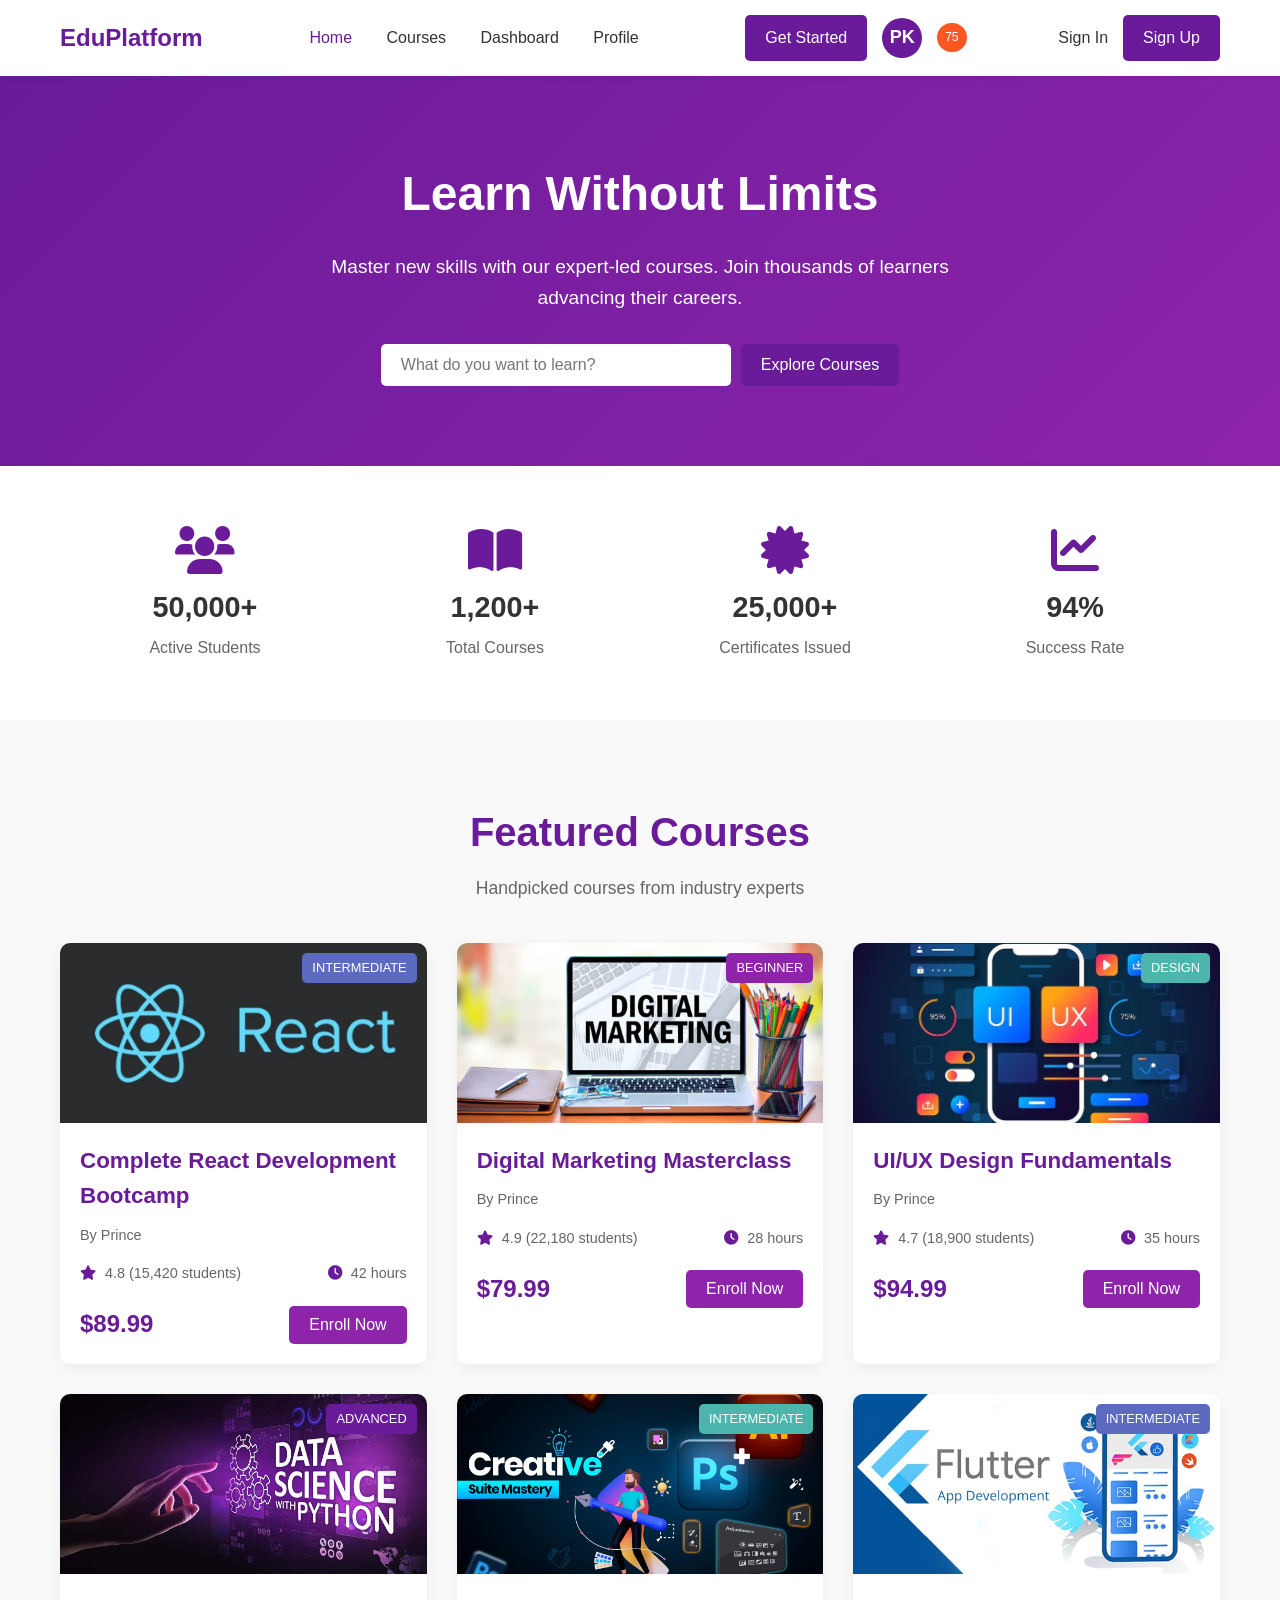
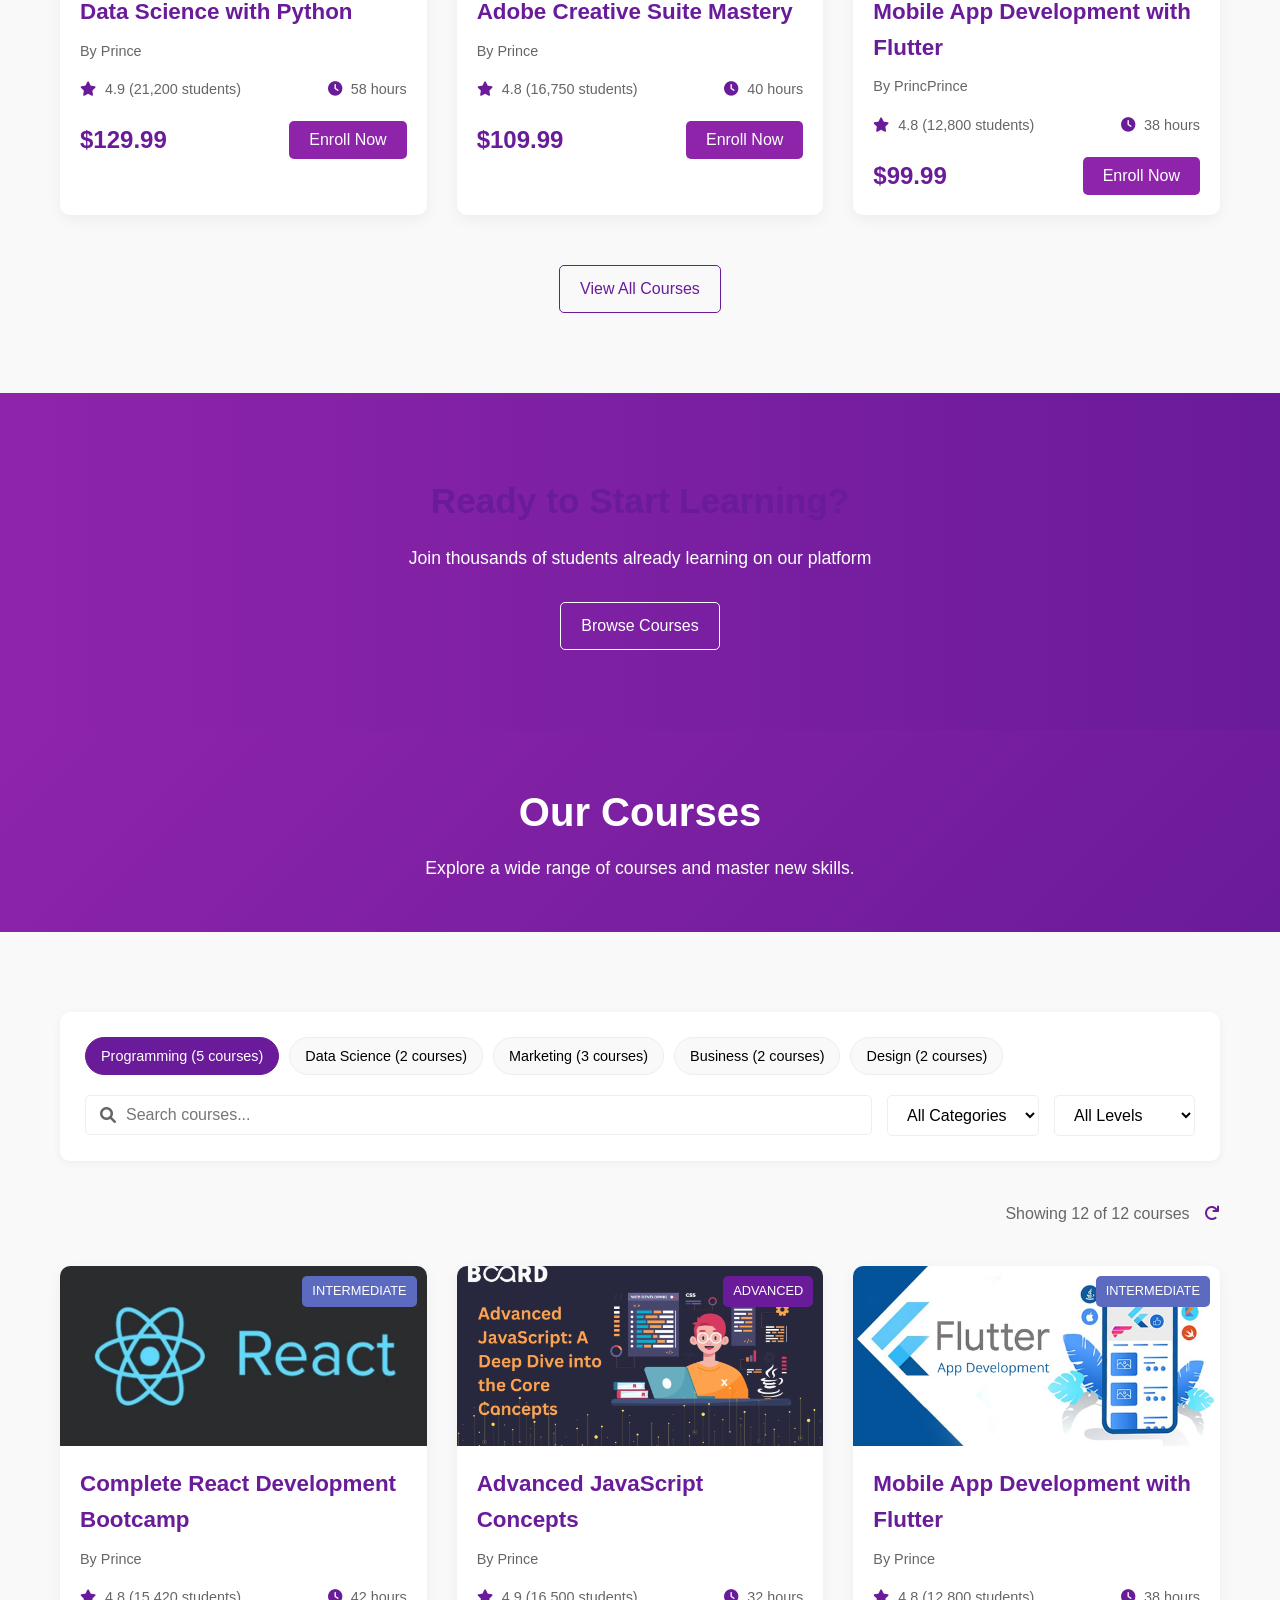
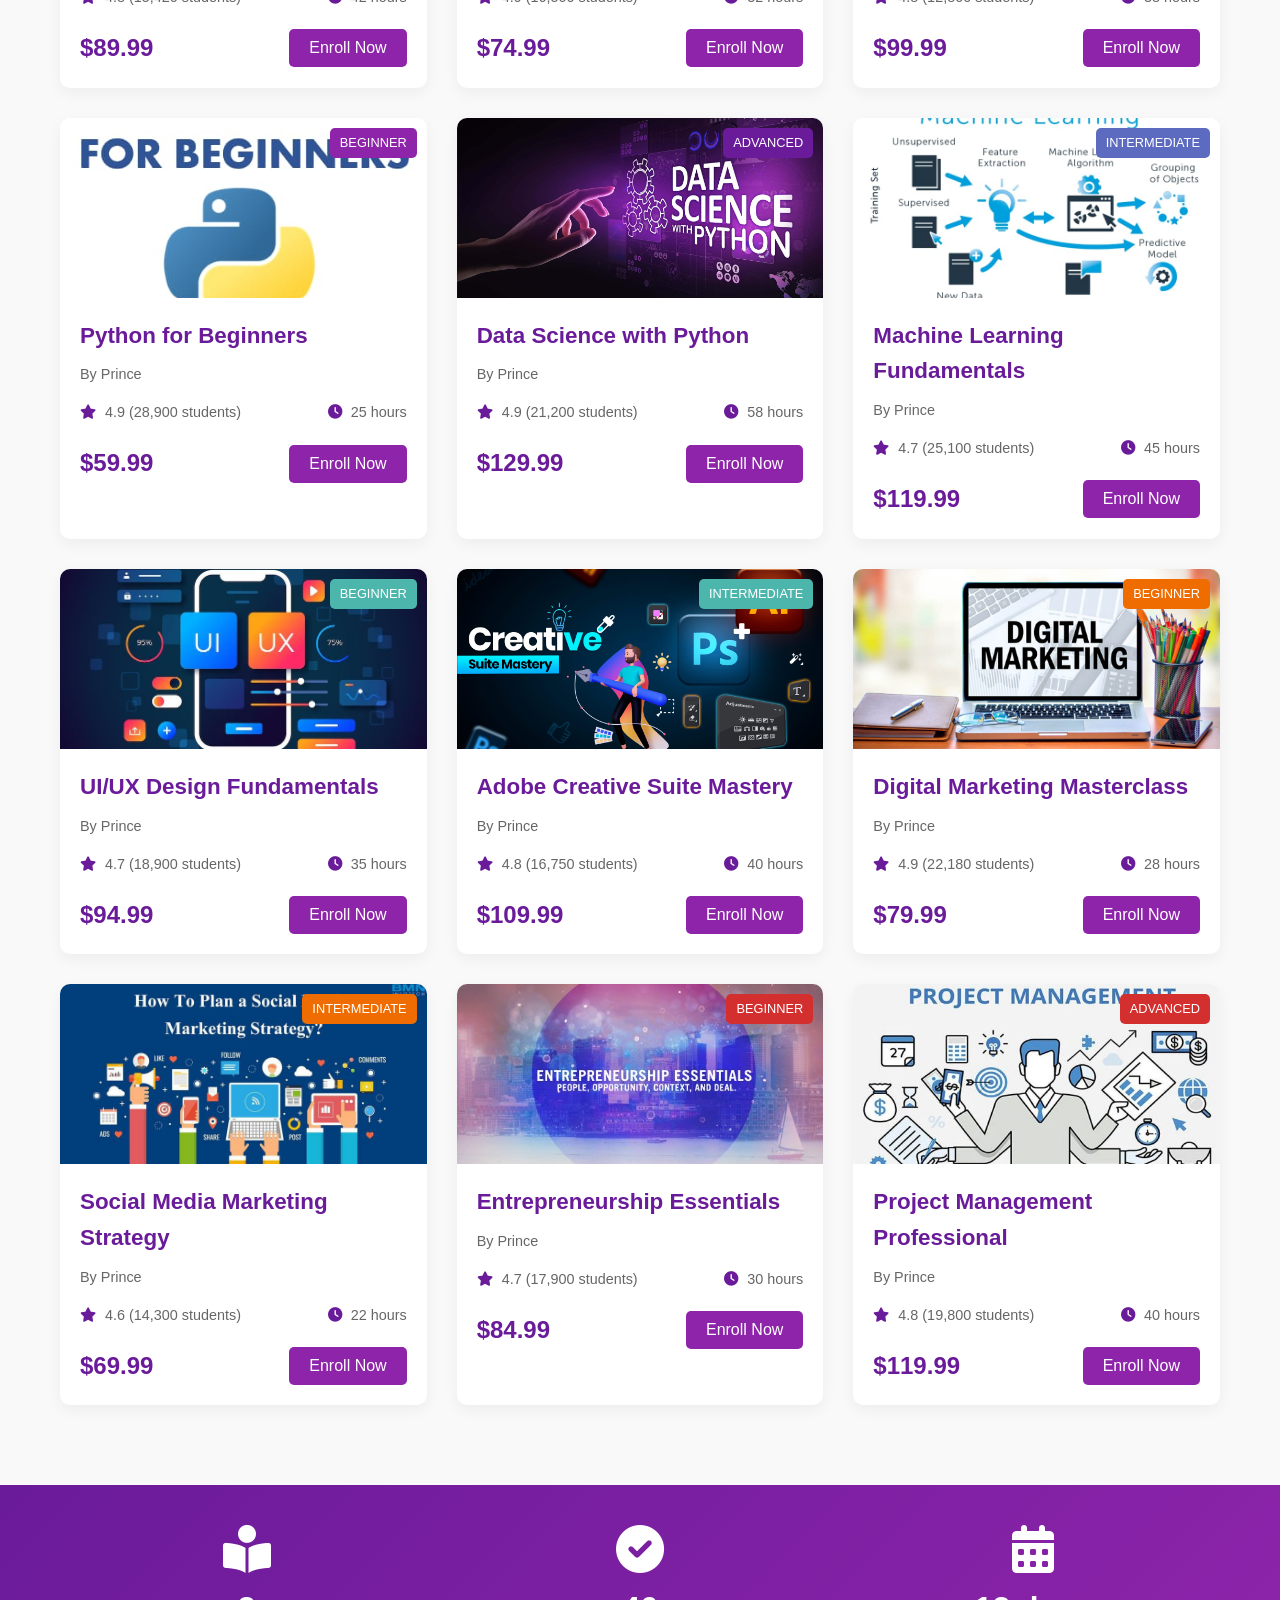
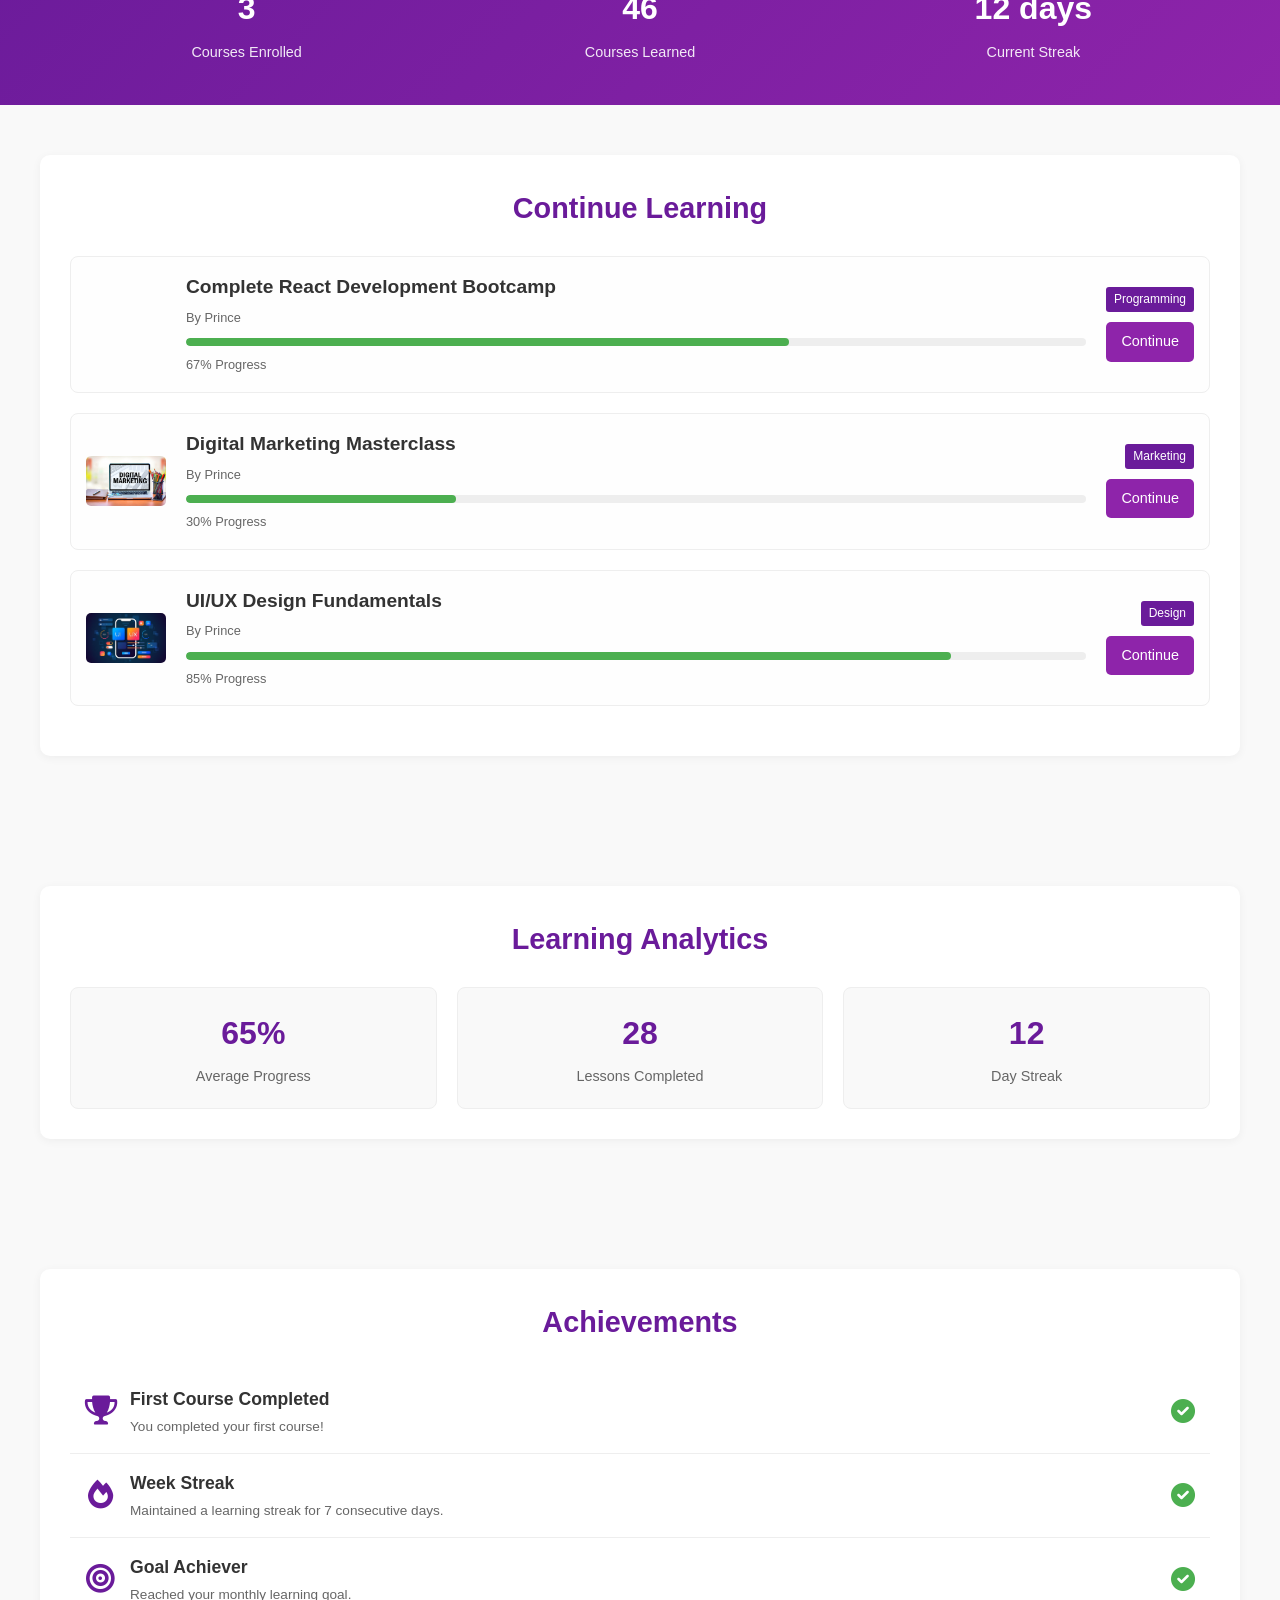
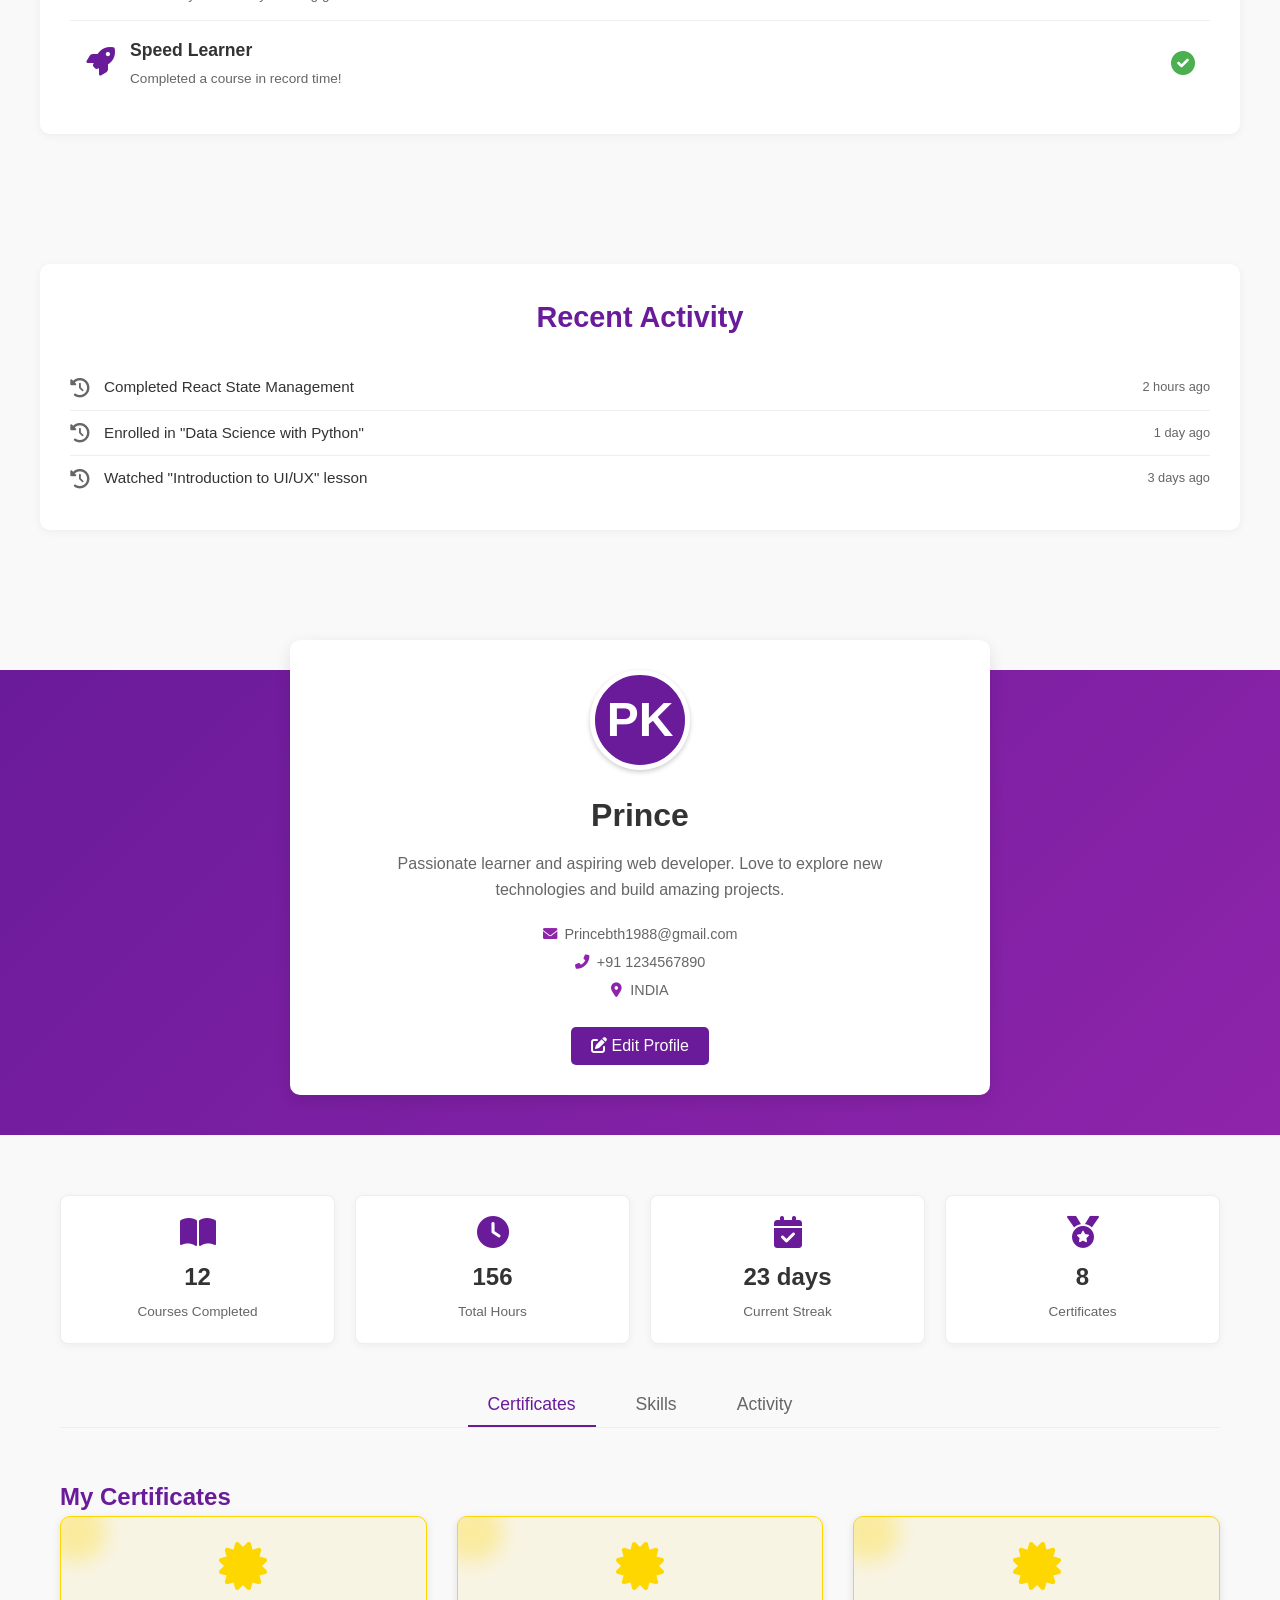
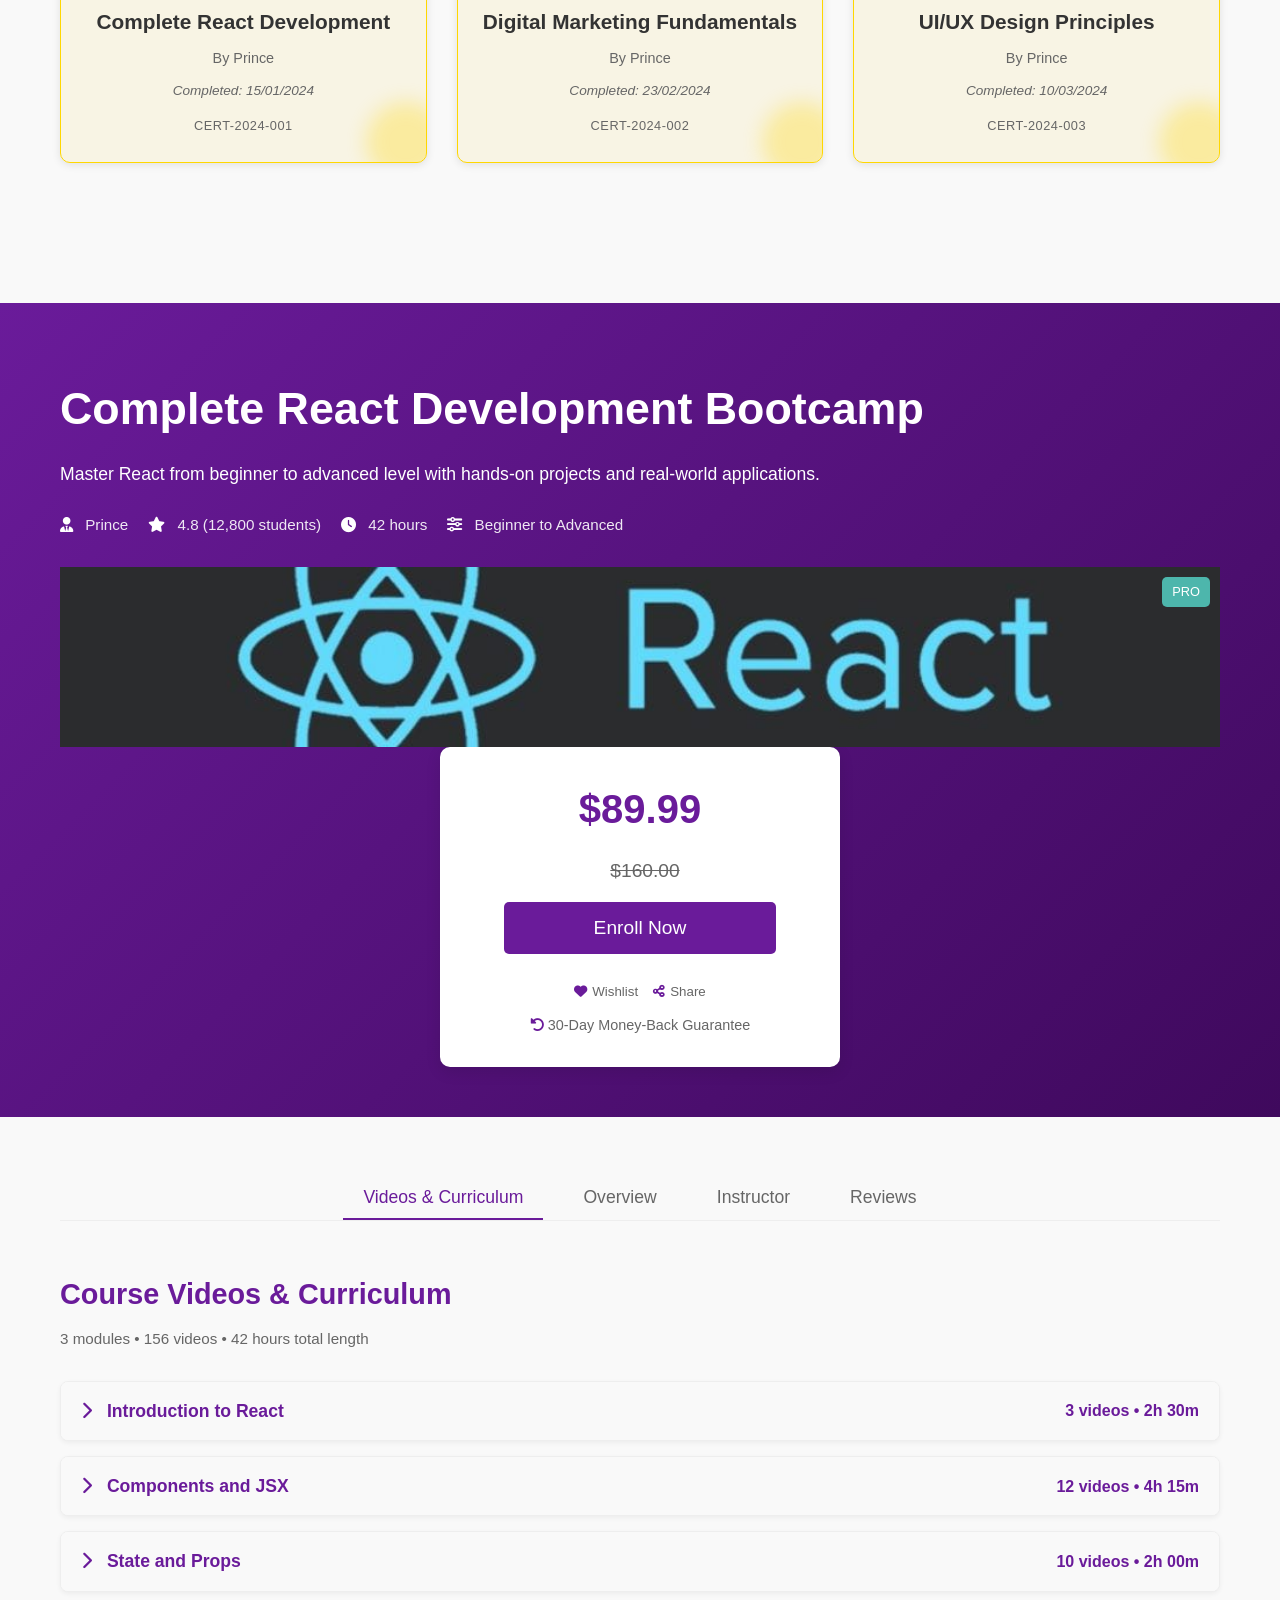
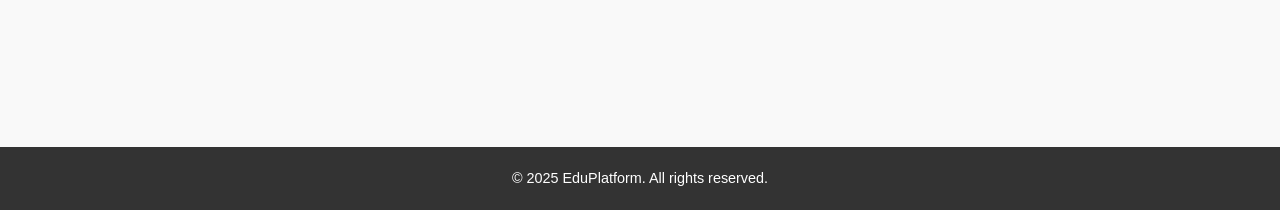
<file: index.html>
<!DOCTYPE html>
<html lang="en">
<head>
    <meta charset="UTF-8">
    <meta name="viewport" content="width=device-width, initial-scale=1.0">
    <title>EduPlatform - All Sections Demo</title>
    <link rel="stylesheet" href="style.css">
    <link rel="stylesheet" href="https://cdnjs.cloudflare.com/ajax/libs/font-awesome/6.0.0-beta3/css/all.min.css">
</head>
<body>
    <header class="navbar">
        <div class="container">
            <div class="logo">EduPlatform</div>
            <nav class="nav-links">
                <a href="#home-section" class="active">Home</a>
                <a href="#courses-section">Courses</a>
                <a href="#dashboard-section">Dashboard</a>
                <a href="#profile-section">Profile</a>
                </nav>
            <div class="nav-actions">
                
                <a href="#" class="btn btn-primary">Get Started</a>
                <div class="user-avatar">PK</div>
                <div class="notifications">75</div>
            </div>
            <div class="nav-actions">
                <!-- Sign In button now links to a separate page with login/signup options -->
                <a href="signin.html" class="sign-in">Sign In</a>
                <a href="signup.html" class="btn btn-primary sign-up-btn">Sign Up</a>
            </div>


        </div>
    </header>

    <main>
        <section id="home-section" class="hero-section">
            <div class="container">
                <h1>Learn Without Limits</h1>
                <p>Master new skills with our expert-led courses. Join thousands of learners advancing their careers.</p>
                <div class="search-bar">
                    <input type="text" placeholder="What do you want to learn?">
                    <button class="btn btn-primary">Explore Courses</button>
                </div>
            </div>
        </section>

        <section class="stats-section">
            <div class="container">
                <div class="stat-item">
                    <i class="fas fa-users"></i>
                    <h3>50,000+</h3>
                    <p>Active Students</p>
                </div>
                <div class="stat-item">
                    <i class="fas fa-book-open"></i>
                    <h3>1,200+</h3>
                    <p>Total Courses</p>
                </div>
                <div class="stat-item">
                    <i class="fas fa-certificate"></i>
                    <h3>25,000+</h3>
                    <p>Certificates Issued</p>
                </div>
                <div class="stat-item">
                    <i class="fas fa-chart-line"></i>
                    <h3>94%</h3>
                    <p>Success Rate</p>
                </div>
            </div>
        </section>

        <section class="featured-courses-section">
            <div class="container">
                <h2>Featured Courses</h2>
                <p class="section-description">Handpicked courses from industry experts</p>
                <div class="course-grid">
                    <a href="#course-details-section" class="course-card">
                        <div class="course-image" style="background-image: url('react.jpg');">
                            <span class="course-tag intermediate">Intermediate</span>
                        </div>
                        <div class="course-info">
                            <h3>Complete React Development Bootcamp</h3>
                            <p class="instructor">By Prince</p>
                            <div class="course-meta">
                                <span><i class="fas fa-star"></i> 4.8 (15,420 students)</span>
                                <span><i class="fas fa-clock"></i> 42 hours</span>
                            </div>
                            <div class="course-price-enroll">
                                <span class="price">$89.99</span>
                                <button class="btn btn-secondary" onclick="event.preventDefault(); location.href='#course-details-section';">Enroll Now</button>
                            </div>
                        </div>
                    </a>

                    <a href="#" class="course-card">
                        <div class="course-image" style="background-image: url('digitalMarketing.jpg');">
                            <span class="course-tag beginner">Beginner</span>
                        </div>
                        <div class="course-info">
                            <h3>Digital Marketing Masterclass</h3>
                            <p class="instructor">By Prince</p>
                            <div class="course-meta">
                                <span><i class="fas fa-star"></i> 4.9 (22,180 students)</span>
                                <span><i class="fas fa-clock"></i> 28 hours</span>
                            </div>
                            <div class="course-price-enroll">
                                <span class="price">$79.99</span>
                                <button class="btn btn-secondary">Enroll Now</button>
                            </div>
                        </div>
                    </a>

                    <a href="#" class="course-card">
                        <div class="course-image" style="background-image: url('ui.jpg');">
                            <span class="course-tag design">Design</span>
                        </div>
                        <div class="course-info">
                            <h3>UI/UX Design Fundamentals</h3>
                            <p class="instructor">By Prince</p>
                            <div class="course-meta">
                                <span><i class="fas fa-star"></i> 4.7 (18,900 students)</span>
                                <span><i class="fas fa-clock"></i> 35 hours</span>
                            </div>
                            <div class="course-price-enroll">
                                <span class="price">$94.99</span>
                                <button class="btn btn-secondary">Enroll Now</button>
                            </div>
                        </div>
                    </a>

                    <a href="#" class="course-card">
                        <div class="course-image" style="background-image: url('dataScience.jpg');">
                            <span class="course-tag advanced">Advanced</span>
                        </div>
                        <div class="course-info">
                            <h3>Data Science with Python</h3>
                            <p class="instructor">By Prince</p>
                            <div class="course-meta">
                                <span><i class="fas fa-star"></i> 4.9 (21,200 students)</span>
                                <span><i class="fas fa-clock"></i> 58 hours</span>
                            </div>
                            <div class="course-price-enroll">
                                <span class="price">$129.99</span>
                                <button class="btn btn-secondary">Enroll Now</button>
                            </div>
                        </div>
                    </a>
                    <a href="#" class="course-card">
                        <div class="course-image" style="background-image: url('adobe.jpg');">
                            <span class="course-tag design">Intermediate</span>
                        </div>
                        <div class="course-info">
                            <h3>Adobe Creative Suite Mastery</h3>
                            <p class="instructor">By Prince</p>
                            <div class="course-meta">
                                <span><i class="fas fa-star"></i> 4.8 (16,750 students)</span>
                                <span><i class="fas fa-clock"></i> 40 hours</span>
                            </div>
                            <div class="course-price-enroll">
                                <span class="price">$109.99</span>
                                <button class="btn btn-secondary">Enroll Now</button>
                            </div>
                        </div>
                    </a>

                    <a href="#" class="course-card">
                        <div class="course-image" style="background-image: url('flutter.jpg');">
                            <span class="course-tag intermediate">Intermediate</span>
                        </div>
                        <div class="course-info">
                            <h3>Mobile App Development with Flutter</h3>
                            <p class="instructor">By PrincPrince</p>
                            <div class="course-meta">
                                <span><i class="fas fa-star"></i> 4.8 (12,800 students)</span>
                                <span><i class="fas fa-clock"></i> 38 hours</span>
                            </div>
                            <div class="course-price-enroll">
                                <span class="price">$99.99</span>
                                <button class="btn btn-secondary">Enroll Now</button>
                            </div>
                        </div>
                    </a>


                </div>
                <div class="view-all-courses">
                    <a href="#courses-section" class="btn btn-outline-primary">View All Courses</a>
                </div>
            </div>
        </section>

        <section class="cta-section">
            <div class="container">
                <h2>Ready to Start Learning?</h2>
                <p>Join thousands of students already learning on our platform</p>
                <a href="#courses-section" class="btn btn-outline-light">Browse Courses</a>
            </div>
        </section>

        <section id="courses-section" class="courses-page-hero">
            <div class="container">
                <h1>Our Courses</h1>
                <p>Explore a wide range of courses and master new skills.</p>
            </div>
        </section>

        <section class="courses-listing-section">
            <div class="container">
                <div class="course-filters">
                    <div class="category-tabs">
                        <button class="category-tab active">Programming (5 courses)</button>
                        <button class="category-tab">Data Science (2 courses)</button>
                        <button class="category-tab">Marketing (3 courses)</button>
                        <button class="category-tab">Business (2 courses)</button>
                        <button class="category-tab">Design (2 courses)</button>
                    </div>

                    <div class="filter-controls">
                        <div class="search-courses">
                            <input type="text" placeholder="Search courses...">
                            <i class="fas fa-search"></i>
                        </div>
                        <select class="filter-dropdown">
                            <option>All Categories</option>
                            <option>Programming</option>
                            <option>Data Science</option>
                            <option>Marketing</option>
                            <option>Business</option>
                            <option>Design</option>
                        </select>
                        <select class="filter-dropdown">
                            <option>All Levels</option>
                            <option>Beginner</option>
                            <option>Intermediate</option>
                            <option>Advanced</option>
                        </select>
                    </div>
                </div>

                <div class="course-results-info">
                    Showing 12 of 12 courses
                    <button class="btn-filter-reset"><i class="fas fa-redo"></i></button>
                </div>

                <div class="course-grid">
                    <a href="#course-details-section" class="course-card">
                        <div class="course-image" style="background-image: url('react.jpg');">
                            <span class="course-tag intermediate">Intermediate</span>
                        </div>
                        <div class="course-info">
                            <h3>Complete React Development Bootcamp</h3>
                            <p class="instructor">By Prince</p>
                            <div class="course-meta">
                                <span><i class="fas fa-star"></i> 4.8 (15,420 students)</span>
                                <span><i class="fas fa-clock"></i> 42 hours</span>
                            </div>
                            <div class="course-price-enroll">
                                <span class="price">$89.99</span>
                                <button class="btn btn-secondary" onclick="event.preventDefault(); location.href='#course-details-section';">Enroll Now</button>
                            </div>
                        </div>
                    </a>

                    <a href="#" class="course-card">
                        <div class="course-image" style="background-image: url('advancejs.jpg');">
                            <span class="course-tag advanced">Advanced</span>
                        </div>
                        <div class="course-info">
                            <h3>Advanced JavaScript Concepts</h3>
                            <p class="instructor">By Prince</p>
                            <div class="course-meta">
                                <span><i class="fas fa-star"></i> 4.9 (16,500 students)</span>
                                <span><i class="fas fa-clock"></i> 32 hours</span>
                            </div>
                            <div class="course-price-enroll">
                                <span class="price">$74.99</span>
                                <button class="btn btn-secondary">Enroll Now</button>
                            </div>
                        </div>
                    </a>

                    <a href="#" class="course-card">
                        <div class="course-image" style="background-image: url('flutter.jpg');">
                            <span class="course-tag intermediate">Intermediate</span>
                        </div>
                        <div class="course-info">
                            <h3>Mobile App Development with Flutter</h3>
                            <p class="instructor">By Prince</p>
                            <div class="course-meta">
                                <span><i class="fas fa-star"></i> 4.8 (12,800 students)</span>
                                <span><i class="fas fa-clock"></i> 38 hours</span>
                            </div>
                            <div class="course-price-enroll">
                                <span class="price">$99.99</span>
                                <button class="btn btn-secondary">Enroll Now</button>
                            </div>
                        </div>
                    </a>

                    <a href="#" class="course-card">
                        <div class="course-image" style="background-image: url('python.jpg');">
                            <span class="course-tag beginner">Beginner</span>
                        </div>
                        <div class="course-info">
                            <h3>Python for Beginners</h3>
                            <p class="instructor">By Prince</p>
                            <div class="course-meta">
                                <span><i class="fas fa-star"></i> 4.9 (28,900 students)</span>
                                <span><i class="fas fa-clock"></i> 25 hours</span>
                            </div>
                            <div class="course-price-enroll">
                                <span class="price">$59.99</span>
                                <button class="btn btn-secondary">Enroll Now</button>
                            </div>
                        </div>
                    </a>

                    <a href="#" class="course-card">
                        <div class="course-image" style="background-image: url('dataScience.jpg');">
                            <span class="course-tag advanced">Advanced</span>
                        </div>
                        <div class="course-info">
                            <h3>Data Science with Python</h3>
                            <p class="instructor">By Prince</p>
                            <div class="course-meta">
                                <span><i class="fas fa-star"></i> 4.9 (21,200 students)</span>
                                <span><i class="fas fa-clock"></i> 58 hours</span>
                            </div>
                            <div class="course-price-enroll">
                                <span class="price">$129.99</span>
                                <button class="btn btn-secondary">Enroll Now</button>
                            </div>
                        </div>
                    </a>

                    <a href="#" class="course-card">
                        <div class="course-image" style="background-image: url('machineLearning.jpg');">
                            <span class="course-tag intermediate">Intermediate</span>
                        </div>
                        <div class="course-info">
                            <h3>Machine Learning Fundamentals</h3>
                            <p class="instructor">By Prince</p>
                            <div class="course-meta">
                                <span><i class="fas fa-star"></i> 4.7 (25,100 students)</span>
                                <span><i class="fas fa-clock"></i> 45 hours</span>
                            </div>
                            <div class="course-price-enroll">
                                <span class="price">$119.99</span>
                                <button class="btn btn-secondary">Enroll Now</button>
                            </div>
                        </div>
                    </a>

                    <a href="#" class="course-card">
                        <div class="course-image" style="background-image: url('ui.jpg');">
                            <span class="course-tag design">Beginner</span>
                        </div>
                        <div class="course-info">
                            <h3>UI/UX Design Fundamentals</h3>
                            <p class="instructor">By Prince</p>
                            <div class="course-meta">
                                <span><i class="fas fa-star"></i> 4.7 (18,900 students)</span>
                                <span><i class="fas fa-clock"></i> 35 hours</span>
                            </div>
                            <div class="course-price-enroll">
                                <span class="price">$94.99</span>
                                <button class="btn btn-secondary">Enroll Now</button>
                            </div>
                        </div>
                    </a>

                    <a href="#" class="course-card">
                        <div class="course-image" style="background-image: url('adobe.jpg');">
                            <span class="course-tag design">Intermediate</span>
                        </div>
                        <div class="course-info">
                            <h3>Adobe Creative Suite Mastery</h3>
                            <p class="instructor">By Prince</p>
                            <div class="course-meta">
                                <span><i class="fas fa-star"></i> 4.8 (16,750 students)</span>
                                <span><i class="fas fa-clock"></i> 40 hours</span>
                            </div>
                            <div class="course-price-enroll">
                                <span class="price">$109.99</span>
                                <button class="btn btn-secondary">Enroll Now</button>
                            </div>
                        </div>
                    </a>

                    <a href="#" class="course-card">
                        <div class="course-image" style="background-image: url('digitalMarketing.jpg');">
                            <span class="course-tag marketing">Beginner</span>
                        </div>
                        <div class="course-info">
                            <h3>Digital Marketing Masterclass</h3>
                            <p class="instructor">By Prince</p>
                            <div class="course-meta">
                                <span><i class="fas fa-star"></i> 4.9 (22,180 students)</span>
                                <span><i class="fas fa-clock"></i> 28 hours</span>
                            </div>
                            <div class="course-price-enroll">
                                <span class="price">$79.99</span>
                                <button class="btn btn-secondary">Enroll Now</button>
                            </div>
                        </div>
                    </a>

                    <a href="#" class="course-card">
                        <div class="course-image" style="background-image: url('socialMedia.jpg');">
                            <span class="course-tag marketing">Intermediate</span>
                        </div>
                        <div class="course-info">
                            <h3>Social Media Marketing Strategy</h3>
                            <p class="instructor">By Prince</p>
                            <div class="course-meta">
                                <span><i class="fas fa-star"></i> 4.6 (14,300 students)</span>
                                <span><i class="fas fa-clock"></i> 22 hours</span>
                            </div>
                            <div class="course-price-enroll">
                                <span class="price">$69.99</span>
                                <button class="btn btn-secondary">Enroll Now</button>
                            </div>
                        </div>
                    </a>

                    <a href="#" class="course-card">
                        <div class="course-image" style="background-image: url('enterpreneurship.jpg');">
                            <span class="course-tag business">Beginner</span>
                        </div>
                        <div class="course-info">
                            <h3>Entrepreneurship Essentials</h3>
                            <p class="instructor">By Prince</p>
                            <div class="course-meta">
                                <span><i class="fas fa-star"></i> 4.7 (17,900 students)</span>
                                <span><i class="fas fa-clock"></i> 30 hours</span>
                            </div>
                            <div class="course-price-enroll">
                                <span class="price">$84.99</span>
                                <button class="btn btn-secondary">Enroll Now</button>
                            </div>
                        </div>
                    </a>

                    <a href="#" class="course-card">
                        <div class="course-image" style="background-image: url('projectManagement.jpg');">
                            <span class="course-tag business">Advanced</span>
                        </div>
                        <div class="course-info">
                            <h3>Project Management Professional</h3>
                            <p class="instructor">By Prince</p>
                            <div class="course-meta">
                                <span><i class="fas fa-star"></i> 4.8 (19,800 students)</span>
                                <span><i class="fas fa-clock"></i> 40 hours</span>
                            </div>
                            <div class="course-price-enroll">
                                <span class="price">$119.99</span>
                                <button class="btn btn-secondary">Enroll Now</button>
                            </div>
                        </div>
                    </a>
                </div>
            </div>
        </section>

        <section id="dashboard-section" class="dashboard-main">
            <section class="dashboard-summary">
                <div class="container">
                    <div class="summary-item">
                        <i class="fas fa-book-reader"></i>
                        <span class="summary-value">3</span>
                        <span class="summary-label">Courses Enrolled</span>
                    </div>
                    <div class="summary-item">
                        <i class="fas fa-check-circle"></i>
                        <span class="summary-value">46</span>
                        <span class="summary-label">Courses Learned</span>
                    </div>
                    <div class="summary-item">
                        <i class="fas fa-calendar-alt"></i>
                        <span class="summary-value">12 days</span>
                        <span class="summary-label">Current Streak</span>
                    </div>
                </div>
            </section>

            <section class="continue-learning-section">
                <div class="container">
                    <h2>Continue Learning</h2>
                    <div class="course-progress-list">
                        <div class="course-progress-item">
                            <div class="course-thumb" style="background-image: url('https://via.placeholder.com/80x50/5C6BC0/FFFFFF?text=React');"></div>
                            <div class="progress-details">
                                <h3>Complete React Development Bootcamp</h3>
                                <p class="instructor">By Prince</p>
                                <div class="progress-bar-container">
                                    <div class="progress-bar" style="width: 67%;"></div>
                                </div>
                                <span class="progress-text">67% Progress</span>
                            </div>
                            <div class="course-tags-continue">
                                <span class="tag">Programming</span>
                                <a href="#course-details-section" class="btn btn-secondary">Continue</a>
                            </div>
                        </div>

                        <div class="course-progress-item">
                            <div class="course-thumb" style="background-image: url('digitalMarketing.jpg');"></div>
                            <div class="progress-details">
                                <h3>Digital Marketing Masterclass</h3>
                                <p class="instructor">By Prince</p>
                                <div class="progress-bar-container">
                                    <div class="progress-bar" style="width: 30%;"></div>
                                </div>
                                <span class="progress-text">30% Progress</span>
                            </div>
                             <div class="course-tags-continue">
                                <span class="tag">Marketing</span>
                                <a href="#" class="btn btn-secondary">Continue</a>
                            </div>
                        </div>

                        <div class="course-progress-item">
                            <div class="course-thumb" style="background-image: url('ui.jpg');"></div>
                            <div class="progress-details">
                                <h3>UI/UX Design Fundamentals</h3>
                                <p class="instructor">By Prince</p>
                                <div class="progress-bar-container">
                                    <div class="progress-bar" style="width: 85%;"></div>
                                </div>
                                <span class="progress-text">85% Progress</span>
                            </div>
                            <div class="course-tags-continue">
                                <span class="tag">Design</span>
                                <a href="#" class="btn btn-secondary">Continue</a>
                            </div>
                        </div>
                    </div>
                </div>
            </section>

            <section class="learning-analytics-section">
                <div class="container">
                    <h2>Learning Analytics</h2>
                    <div class="analytics-grid">
                        <div class="analytics-item">
                            <span class="analytics-value">65%</span>
                            <p class="analytics-label">Average Progress</p>
                        </div>
                        <div class="analytics-item">
                            <span class="analytics-value">28</span>
                            <p class="analytics-label">Lessons Completed</p>
                        </div>
                        <div class="analytics-item">
                            <span class="analytics-value">12</span>
                            <p class="analytics-label">Day Streak</p>
                        </div>
                    </div>
                </div>
            </section>

            <section class="achievements-section">
                <div class="container">
                    <h2>Achievements</h2>
                    <div class="achievement-list">
                        <div class="achievement-item">
                            <i class="fas fa-trophy achievement-icon"></i>
                            <div class="achievement-text">
                                <h3>First Course Completed</h3>
                                <p>You completed your first course!</p>
                            </div>
                            <i class="fas fa-check-circle achievement-status"></i>
                        </div>
                        <div class="achievement-item">
                            <i class="fas fa-fire achievement-icon"></i>
                            <div class="achievement-text">
                                <h3>Week Streak</h3>
                                <p>Maintained a learning streak for 7 consecutive days.</p>
                            </div>
                            <i class="fas fa-check-circle achievement-status"></i>
                        </div>
                        <div class="achievement-item">
                            <i class="fas fa-bullseye achievement-icon"></i>
                            <div class="achievement-text">
                                <h3>Goal Achiever</h3>
                                <p>Reached your monthly learning goal.</p>
                            </div>
                            <i class="fas fa-check-circle achievement-status"></i>
                        </div>
                        <div class="achievement-item">
                            <i class="fas fa-rocket achievement-icon"></i>
                            <div class="achievement-text">
                                <h3>Speed Learner</h3>
                                <p>Completed a course in record time!</p>
                            </div>
                            <i class="fas fa-check-circle achievement-status"></i>
                        </div>
                    </div>
                </div>
            </section>

            <section class="recent-activity-section">
                <div class="container">
                    <h2>Recent Activity</h2>
                    <div class="activity-list">
                        <div class="activity-item">
                            <i class="fas fa-history activity-icon"></i>
                            <p>Completed React State Management</p>
                            <span class="activity-time">2 hours ago</span>
                        </div>
                        <div class="activity-item">
                            <i class="fas fa-history activity-icon"></i>
                            <p>Enrolled in "Data Science with Python"</p>
                            <span class="activity-time">1 day ago</span>
                        </div>
                        <div class="activity-item">
                            <i class="fas fa-history activity-icon"></i>
                            <p>Watched "Introduction to UI/UX" lesson</p>
                            <span class="activity-time">3 days ago</span>
                        </div>
                    </div>
                </div>
            </section>
        </section> <section id="profile-section" class="profile-main">
            <section class="profile-header">
                <div class="container">
                    <div class="profile-info-card">
                        <div class="profile-avatar">PK</div>
                        <div class="profile-details">
                            <h2>Prince</h2>
                            <p class="profile-description">Passionate learner and aspiring web developer. Love to explore new technologies and build amazing projects.</p>
                            <p class="profile-contact"><i class="fas fa-envelope"></i> Princebth1988@gmail.com</p>
                            <p class="profile-contact"><i class="fas fa-phone-alt"></i> +91 1234567890</p>
                            <p class="profile-contact"><i class="fas fa-map-marker-alt"></i> INDIA</p>
                            <button class="btn btn-primary profile-edit-btn"><i class="fas fa-edit"></i> Edit Profile</button>
                        </div>
                    </div>
                </div>
            </section>

            <section class="profile-stats-tabs">
                <div class="container">
                    <div class="profile-stats-grid">
                        <div class="stat-item-profile">
                            <i class="fas fa-book-open"></i>
                            <h3>12</h3>
                            <p>Courses Completed</p>
                        </div>
                        <div class="stat-item-profile">
                            <i class="fas fa-clock"></i>
                            <h3>156</h3>
                            <p>Total Hours</p>
                        </div>
                        <div class="stat-item-profile">
                            <i class="fas fa-calendar-check"></i>
                            <h3>23 days</h3>
                            <p>Current Streak</p>
                        </div>
                        <div class="stat-item-profile">
                            <i class="fas fa-medal"></i>
                            <h3>8</h3>
                            <p>Certificates</p>
                        </div>
                    </div>

                    <div class="profile-tabs">
                        <button class="profile-tab active" data-tab-target="certificates-content">Certificates</button>
                        <button class="profile-tab" data-tab-target="skills-content">Skills</button>
                        <button class="profile-tab" data-tab-target="activity-content">Activity</button>
                    </div>

                    <div id="certificates-content" class="tab-content active">
                        <h2>My Certificates</h2>
                        <div class="certificates-grid">
                            <div class="certificate-card">
                                <i class="fas fa-certificate certificate-icon-large"></i>
                                <h3>Complete React Development</h3>
                                <p>By Prince</p>
                                <p class="completion-date">Completed: 15/01/2024</p>
                                <span class="cert-id">CERT-2024-001</span>
                            </div>
                            <div class="certificate-card">
                                <i class="fas fa-certificate certificate-icon-large"></i>
                                <h3>Digital Marketing Fundamentals</h3>
                                <p>By Prince</p>
                                <p class="completion-date">Completed: 23/02/2024</p>
                                <span class="cert-id">CERT-2024-002</span>
                            </div>
                            <div class="certificate-card">
                                <i class="fas fa-certificate certificate-icon-large"></i>
                                <h3>UI/UX Design Principles</h3>
                                <p>By Prince</p>
                                <p class="completion-date">Completed: 10/03/2024</p>
                                <span class="cert-id">CERT-2024-003</span>
                            </div>
                        </div>
                    </div>
                    <div id="skills-content" class="tab-content">
                        <h2>My Skills</h2>
                        <p>This section would list skills acquired or self-declared. For example:</p>
                        <ul style="list-style: none; padding: 0; display: flex; flex-wrap: wrap; gap: 10px; margin-top: 15px;">
                            <li style="background-color: #e0f2f7; padding: 5px 10px; border-radius: 5px; color: #0277bd; font-size: 0.9em;">React.js</li>
                            <li style="background-color: #e8f5e9; padding: 5px 10px; border-radius: 5px; color: #2e7d32; font-size: 0.9em;">JavaScript</li>
                            <li style="background-color: #fce4ec; padding: 5px 10px; border-radius: 5px; color: #ad1457; font-size: 0.9em;">HTML & CSS</li>
                            <li style="background-color: #fffde7; padding: 5px 10px; border-radius: 5px; color: #ff8f00; font-size: 0.9em;">Digital Marketing</li>
                            <li style="background-color: #e3f2fd; padding: 5px 10px; border-radius: 5px; color: #1976d2; font-size: 0.9em;">UI/UX Design</li>
                        </ul>
                    </div>
                    <div id="activity-content" class="tab-content">
                        <h2>My Recent Activity</h2>
                        <div class="activity-list">
                            <div class="activity-item">
                                <i class="fas fa-history activity-icon"></i>
                                <p>Completed React State Management lesson</p>
                                <span class="activity-time">2 hours ago</span>
                            </div>
                            <div class="activity-item">
                                <i class="fas fa-history activity-icon"></i>
                                <p>Enrolled in "Data Science with Python" course</p>
                                <span class="activity-time">1 day ago</span>
                            </div>
                            <div class="activity-item">
                                <i class="fas fa-history activity-icon"></i>
                                <p>Watched "Introduction to UI/UX" lesson</p>
                                <span class="activity-time">3 days ago</span>
                            </div>
                            <div class="activity-item">
                                <i class="fas fa-history activity-icon"></i>
                                <p>Received "Week Streak" achievement badge</p>
                                <span class="activity-time">1 week ago</span>
                            </div>
                        </div>
                    </div>
                </div>
            </section>
        </section> <section id="course-details-section" class="course-details-main">
            <section class="course-hero-details">
                <div class="container">
                    <h1>Complete React Development Bootcamp</h1>
                    <p class="course-description">Master React from beginner to advanced level with hands-on projects and real-world applications.</p>
                    <div class="course-meta-details">
                        <span><i class="fas fa-user-tie"></i> Prince</span>
                        <span><i class="fas fa-star"></i> 4.8 (12,800 students)</span>
                        <span><i class="fas fa-clock"></i> 42 hours</span>
                        <span><i class="fas fa-sliders-h"></i> Beginner to Advanced</span>
                    </div>

                    <div class="course-image" style="background-image: url('react.jpg');">
                            <span class="course-tag design">Pro</span>
                        </div>

                    <div class="course-buy-box">
                        <span class="current-price">$89.99</span>
                        <span class="original-price">$160.00</span>
                        <button class="btn btn-primary btn-enroll">Enroll Now</button>
                        <div class="course-actions-guarantee">
                            <button class="btn-icon-text"><i class="fas fa-heart"></i> Wishlist</button>
                            <button class="btn-icon-text"><i class="fas fa-share-alt"></i> Share</button>
                            <span><i class="fas fa-undo-alt"></i> 30-Day Money-Back Guarantee</span>
                        </div>
                    </div>
                </div>
            </section>

            <section class="course-curriculum-section">
                <div class="container">
                    <div class="course-details-tabs">
                        <button class="detail-tab active" data-tab-target="curriculum-content">Videos & Curriculum</button>
                        <button class="detail-tab" data-tab-target="overview-content">Overview</button>
                        <button class="detail-tab" data-tab-target="instructor-content">Instructor</button>
                        <button class="detail-tab" data-tab-target="reviews-content">Reviews</button>
                    </div>

                    <div id="curriculum-content" class="tab-content active">
                        <h3>Course Videos & Curriculum</h3>
                        <p class="curriculum-summary">3 modules • 156 videos • 42 hours total length</p>

                        <div class="module">
                            <div class="module-header">
                                <h4><i class="fas fa-chevron-right"></i> Introduction to React</h4>
                                <span>3 videos • 2h 30m</span>
                            </div>
                            <ul class="lesson-list">
                                <li><i class="fas fa-play-circle"></i> What is React? <span>12:34</span></li>
                                <li><i class="fas fa-play-circle"></i> Setting up Development Environment <span>18:40</span></li>
                                <li><i class="fas fa-play-circle"></i> Your First React Component <span>15:20</span></li>
                            </ul>
                        </div>

                        <div class="module">
                            <div class="module-header">
                                <h4><i class="fas fa-chevron-right"></i> Components and JSX</h4>
                                <span>12 videos • 4h 15m</span>
                            </div>
                            <ul class="lesson-list">
                                <li><i class="fas fa-play-circle"></i> Understanding JSX <span>22:10</span></li>
                                <li><i class="fas fa-play-circle"></i> Composed Props <span>19:45</span></li>
                                <li><i class="fas fa-play-circle"></i> Event Handling <span>16:30</span></li>
                            </ul>
                        </div>

                        <div class="module">
                            <div class="module-header">
                                <h4><i class="fas fa-chevron-right"></i> State and Props</h4>
                                <span>10 videos • 2h 00m</span>
                            </div>
                            <ul class="lesson-list">
                                <li><i class="fas fa-play-circle"></i> Managing Component State <span>25:15</span></li>
                                <li><i class="fas fa-play-circle"></i> Passing Data with Props <span>20:30</span></li>
                                <li><i class="fas fa-play-circle"></i> State vs Props <span>18:45</span></li>
                            </ul>
                        </div>
                        </div>

                    <div id="overview-content" class="tab-content">
                        <h3>Course Overview</h3>
                        <p>This course provides a comprehensive introduction to React, covering core concepts like components, JSX, state, props, and hooks. You'll build several mini-projects to solidify your understanding and gain practical experience.</p>
                        <h4>What you'll learn:</h4>
                        <ul>
                            <li>Build modern, interactive web applications with React</li>
                            <li>Understand component-based architecture</li>
                            <li>Manage state effectively using useState and useReducer</li>
                            <li>Handle forms and user input</li>
                            <li>Integrate with APIs</li>
                            <li>Deploy your React applications</li>
                        </ul>
                    </div>

                    <div id="instructor-content" class="tab-content">
                        <h3>About the Instructor</h3>
                        <div class="instructor-details">
                            <div class="instructor-avatar" style="background-image: url('Portfolio/pk.jpg');"></div>
                            <h4>Prince</h4>
                            <p class="instructor-bio">Prince is a seasoned full-stack developer with over 2 years of experience in building scalable web applications. She specializes in React, Node.js, and cloud technologies. Sarah is passionate about teaching and has helped thousands of students kickstart their careers in tech.</p>
                            <p><i class="fas fa-star"></i> 4.8 Instructor Rating</p>
                            <p><i class="fas fa-users"></i> 150,000+ Students</p>
                            <p><i class="fas fa-book-open"></i> 5 Courses</p>
                        </div>
                    </div>

                    <div id="reviews-content" class="tab-content">
                        <h3>Student Reviews</h3>
                        <div class="review-summary">
                            <div class="overall-rating">
                                <span>4.8</span>
                                <div class="stars">
                                    <i class="fas fa-star"></i><i class="fas fa-star"></i><i class="fas fa-star"></i><i class="fas fa-star"></i><i class="fas fa-star-half-alt"></i>
                                </div>
                                <p>Overall Rating (12,800 ratings)</p>
                            </div>
                            <div class="rating-breakdown">
                                <div class="rating-bar-item">5 stars <div class="bar" style="width: 90%;"></div> <span>90%</span></div>
                                <div class="rating-bar-item">4 stars <div class="bar" style="width: 7%;"></div> <span>7%</span></div>
                                <div class="rating-bar-item">3 stars <div class="bar" style="width: 2%;"></div> <span>2%</span></div>
                                <div class="rating-bar-item">2 stars <div class="bar" style="width: 0.5%;"></div> <span>0.5%</span></div>
                                <div class="rating-bar-item">1 star <div class="bar" style="width: 0.5%;"></div> <span>0.5%</span></div>
                            </div>
                        </div>

                        <div class="student-reviews-list">
                            <div class="review-item">
                                <div class="reviewer-info">
                                    <div class="reviewer-avatar">AS</div>
                                    <div class="reviewer-name-rating">
                                        <h4>Anjali Sharma</h4>
                                        <div class="stars"><i class="fas fa-star"></i><i class="fas fa-star"></i><i class="fas fa-star"></i><i class="fas fa-star"></i><i class="fas fa-star"></i></div>
                                    </div>
                                </div>
                                <p class="review-date">Reviewed 3 days ago</p>
                                <p class="review-text">"Excellent course! Sarah explains complex topics very clearly and the projects are super helpful. Highly recommend for anyone looking to learn React."</p>
                            </div>
                            <div class="review-item">
                                <div class="reviewer-info">
                                    <div class="reviewer-avatar">RK</div>
                                    <div class="reviewer-name-rating">
                                        <h4>Rahul Kumar</h4>
                                        <div class="stars"><i class="fas fa-star"></i><i class="fas fa-star"></i><i class="fas fa-star"></i><i class="fas fa-star"></i><i class="fas fa-star-half-alt"></i></div>
                                    </div>
                                </div>
                                <p class="review-date">Reviewed 1 week ago</p>
                                <p class="review-text">"Great content, a bit fast-paced at times but overall a fantastic resource. Learned a lot!"</p>
                            </div>
                            </div>
                    </div>
                </div>
            </section>
        </section> </main>

    <footer>
        <div class="container">
            <p>© 2025 EduPlatform. All rights reserved.</p>
        </div>
    </footer>

    <script>
        document.addEventListener('DOMContentLoaded', function() {
            // Function to setup tab behavior
            function setupTabs(tabButtonsSelector, tabContentsSelector) {
                const tabButtons = document.querySelectorAll(tabButtonsSelector);
                const tabContents = document.querySelectorAll(tabContentsSelector);

                tabButtons.forEach(button => {
                    button.addEventListener('click', () => {
                        // Remove active class from all buttons in this group
                        tabButtons.forEach(btn => btn.classList.remove('active'));
                        // Remove active class from all content in this group
                        tabContents.forEach(content => content.classList.remove('active'));

                        // Add active class to clicked button
                        button.classList.add('active');

                        // Show corresponding content based on data-tab-target attribute
                        const targetId = button.dataset.tabTarget;
                        if (targetId) {
                            const targetContent = document.getElementById(targetId);
                            if (targetContent) {
                                targetContent.classList.add('active');
                            }
                        }
                    });
                });
            }

            // Setup for Course Details Tabs
            setupTabs('.course-details-tabs .detail-tab', '.course-curriculum-section .tab-content');

            // Setup for Profile Tabs
            setupTabs('.profile-tabs .profile-tab', '.profile-stats-tabs .tab-content');


            // Module toggling for Course Details page (Curriculum section)
            const moduleHeaders = document.querySelectorAll('.module-header');
            moduleHeaders.forEach(header => {
                header.addEventListener('click', () => {
                    const module = header.closest('.module');
                    module.classList.toggle('open');
                });
            });

             // Simple active navigation link highlighting based on scroll position (optional advanced feature)
             const sections = document.querySelectorAll('main section[id]');
             const navLinks = document.querySelectorAll('.navbar .nav-links a');

             const observerOptions = {
                 root: null, // viewport
                 rootMargin: '0px',
                 threshold: 0.5 // trigger when 50% of the section is visible
             };

             const observer = new IntersectionObserver((entries, observer) => {
                 entries.forEach(entry => {
                     if (entry.isIntersecting) {
                         const currentSectionId = entry.target.getAttribute('id');
                         navLinks.forEach(link => {
                             link.classList.remove('active');
                             if (link.getAttribute('href') === '#' + currentSectionId) {
                                 link.classList.add('active');
                             }
                         });
                     }
                 });
             }, observerOptions);

             sections.forEach(section => {
                 observer.observe(section);
             });

             // Fallback for initial load or if IntersectionObserver isn't ideal
             // Set active class for Home on initial load if at top or no other section is intersecting
             if (window.scrollY === 0) {
                 navLinks.forEach(link => link.classList.remove('active'));
                 document.querySelector('.navbar .nav-links a[href="#home-section"]').classList.add('active');
             }

        });
    </script>
</body>
</html>
</file>
<file: style.css>
/* General Styling */
:root {
    --primary-color: #6A1B9A; /* Dark purple */
    --secondary-color: #8E24AA; /* Lighter purple for buttons */
    --accent-color: #4CAF50; /* Green for success/highlights */
    --text-color: #333;
    --light-text-color: #666;
    --background-light: #f9f9f9;
    --white: #fff;
    --border-color: #eee;
    --shadow-light: rgba(0, 0, 0, 0.05);
    --shadow-medium: rgba(0, 0, 0, 0.1);
}

* {
    margin: 0;
    padding: 0;
    box-sizing: border-box;
}

body {
    font-family: Arial, sans-serif;
    line-height: 1.6;
    color: var(--text-color);
    background-color: var(--background-light);
}

.container {
    max-width: 1200px;
    margin: 0 auto;
    padding: 0 20px;
}

section {
    padding: 60px 0;
    text-align: center;
}

h1, h2, h3 {
    color: var(--primary-color);
}

/* Buttons */
.btn {
    padding: 10px 20px;
    border: none;
    border-radius: 5px;
    cursor: pointer;
    font-size: 16px;
    transition: background-color 0.3s ease;
    text-decoration: none; /* For anchor tags used as buttons */
    display: inline-block; /* For anchor tags used as buttons */
}

.btn-primary {
    background-color: var(--primary-color);
    color: var(--white);
}

.btn-primary:hover {
    background-color: #5A1782; /* Slightly darker primary */
}

.btn-secondary {
    background-color: var(--secondary-color);
    color: var(--white);
}

.btn-secondary:hover {
    background-color: #7B1FA2; /* Slightly darker secondary */
}

.btn-outline-primary {
    background-color: transparent;
    color: var(--primary-color);
    border: 1px solid var(--primary-color);
}

.btn-outline-primary:hover {
    background-color: var(--primary-color);
    color: var(--white);
}

.btn-outline-light {
    background-color: transparent;
    color: var(--white);
    border: 1px solid var(--white);
}

.btn-outline-light:hover {
    background-color: var(--white);
    color: var(--primary-color);
}

.btn-filter-reset {
    background-color: transparent;
    border: none;
    color: var(--primary-color);
    font-size: 1em;
    cursor: pointer;
    margin-left: 10px;
}

/* Navbar */
.navbar {
    background-color: var(--white);
    padding: 15px 0;
    box-shadow: 0 2px 5px var(--shadow-light);
    position: sticky;
    top: 0;
    z-index: 1000;
}

.navbar .container {
    display: flex;
    justify-content: space-between;
    align-items: center;
}

.navbar .logo {
    font-size: 24px;
    font-weight: bold;
    color: var(--primary-color);
}

.navbar .nav-links a {
    text-decoration: none;
    color: var(--text-color);
    margin: 0 15px;
    font-weight: 500;
    transition: color 0.3s ease;
}

.navbar .nav-links a:hover,
.navbar .nav-links a.active {
    color: var(--primary-color);
}

.navbar .nav-actions {
    display: flex;
    align-items: center;
    gap: 15px;
}

.navbar .nav-actions .sign-in {
    text-decoration: none;
    color: var(--text-color);
    font-weight: 500;
}

.navbar .nav-actions .user-avatar {
    width: 40px;
    height: 40px;
    background-color: var(--primary-color);
    color: var(--white);
    border-radius: 50%;
    display: flex;
    justify-content: center;
    align-items: center;
    font-weight: bold;
    font-size: 18px;
}

.navbar .nav-actions .notifications {
    background-color: #FF5722; /* Orange for notifications */
    color: var(--white);
    padding: 5px 8px;
    border-radius: 50%;
    font-size: 12px;
}

/* Hero Section (Home Page) */
.hero-section {
    background: linear-gradient(135deg, var(--primary-color), var(--secondary-color));
    color: var(--white);
    padding: 80px 0;
}

.hero-section h1 {
    font-size: 3em;
    margin-bottom: 20px;
    color: var(--white); /* Override default primary color */
}

.hero-section p {
    font-size: 1.2em;
    margin-bottom: 30px;
    max-width: 700px;
    margin-left: auto;
    margin-right: auto;
}

.search-bar {
    display: flex;
    justify-content: center;
    gap: 10px;
    margin-top: 30px;
}

.search-bar input {
    padding: 12px 20px;
    border: none;
    border-radius: 5px;
    font-size: 16px;
    width: 350px;
    max-width: 80%;
}

.search-bar button {
    white-space: nowrap; /* Prevents button text from wrapping */
}

/* Stats Section (Home Page) */
.stats-section {
    background-color: var(--white);
    padding: 40px 0;
    box-shadow: 0 2px 10px var(--shadow-light);
}

.stats-section .container {
    display: flex;
    justify-content: space-around;
    flex-wrap: wrap;
}

.stat-item {
    flex: 1;
    min-width: 200px;
    padding: 20px;
    text-align: center;
}

.stat-item i {
    font-size: 3em;
    color: var(--primary-color);
    margin-bottom: 10px;
}

.stat-item h3 {
    font-size: 1.8em;
    margin-bottom: 5px;
    color: var(--text-color);
}

.stat-item p {
    color: var(--light-text-color);
}

/* Featured Courses Section (Home Page) & General Course Card Styling */
.featured-courses-section, .courses-listing-section {
    background-color: var(--background-light);
    padding: 80px 0;
}

.featured-courses-section h2, .courses-listing-section h2 {
    font-size: 2.5em;
    margin-bottom: 10px;
}

.featured-courses-section .section-description {
    font-size: 1.1em;
    color: var(--light-text-color);
    margin-bottom: 40px;
}

.course-grid {
    display: grid;
    grid-template-columns: repeat(auto-fit, minmax(280px, 1fr));
    gap: 30px;
    margin-top: 40px;
}

.course-card {
    background-color: var(--white);
    border-radius: 10px;
    overflow: hidden;
    box-shadow: 0 5px 15px var(--shadow-light);
    text-align: left;
    transition: transform 0.3s ease, box-shadow 0.3s ease;
    text-decoration: none; /* Remove underline from anchor card */
    color: inherit; /* Inherit text color */
}

.course-card:hover {
    transform: translateY(-5px);
    box-shadow: 0 8px 20px var(--shadow-medium);
}

.course-image {
    width: 100%;
    height: 180px;
    background-size: cover;
    background-position: center;
    position: relative;
    display: flex;
    justify-content: flex-end; /* Align tag to top-right */
    padding: 10px; /* Padding for the tag */
}

.course-tag {
    background-color: rgba(0, 0, 0, 0.6);
    color: var(--white);
    padding: 5px 10px;
    border-radius: 5px;
    font-size: 0.8em;
    text-transform: uppercase;
    align-self: flex-start; /* Align to the top of the flex container */
}

/* Course tag colors based on screenshots */
.course-tag.intermediate { background-color: #5C6BC0; } /* Blue-grey */
.course-tag.beginner { background-color: #8E24AA; } /* Purple */
.course-tag.design { background-color: #4DB6AC; } /* Teal */
.course-tag.advanced { background-color: #6A1B9A; } /* Dark Purple */
.course-tag.programming { background-color: #5C6BC0; }
.course-tag.marketing { background-color: #EF6C00; }
.course-tag.business { background-color: #D32F2F; }


.course-info {
    padding: 20px;
}

.course-info h3 {
    font-size: 1.4em;
    margin-bottom: 10px;
    color: var(--primary-color);
}

.course-info .instructor {
    font-size: 0.9em;
    color: var(--light-text-color);
    margin-bottom: 15px;
}

.course-meta {
    display: flex;
    justify-content: space-between;
    font-size: 0.9em;
    color: var(--light-text-color);
    margin-bottom: 20px;
}

.course-meta i {
    margin-right: 5px;
    color: var(--primary-color);
}

.course-price-enroll {
    display: flex;
    justify-content: space-between;
    align-items: center;
}

.course-price-enroll .price {
    font-size: 1.5em;
    font-weight: bold;
    color: var(--primary-color);
}

.view-all-courses {
    margin-top: 50px;
}

/* CTA Section */
.cta-section {
    background: linear-gradient(90deg, var(--secondary-color), var(--primary-color));
    color: var(--white);
    padding: 80px 0;
}

.cta-section h2 {
    font-size: 2.2em;
    margin-bottom: 15px;
}

.cta-section p {
    font-size: 1.1em;
    margin-bottom: 30px;
}

/* Footer */
footer {
    background-color: var(--text-color);
    color: var(--white);
    padding: 20px 0;
    text-align: center;
    font-size: 0.9em;
}


/* --- Courses Page Specific Styles --- */
.courses-page-hero {
    background: linear-gradient(135deg, var(--secondary-color), var(--primary-color));
    color: var(--white);
    padding: 50px 0;
    text-align: center;
}
.courses-page-hero h1 {
    font-size: 2.5em;
    color: var(--white);
}
.courses-page-hero p {
    font-size: 1.1em;
    margin-top: 10px;
}

.course-filters {
    background-color: var(--white);
    padding: 25px;
    border-radius: 10px;
    box-shadow: 0 2px 10px var(--shadow-light);
    margin-bottom: 40px;
    text-align: left;
}

.category-tabs {
    display: flex;
    flex-wrap: wrap;
    gap: 10px;
    margin-bottom: 20px;
}

.category-tab {
    background-color: var(--background-light);
    border: 1px solid var(--border-color);
    padding: 10px 15px;
    border-radius: 20px;
    cursor: pointer;
    font-size: 0.9em;
    transition: background-color 0.3s, color 0.3s;
}

.category-tab:hover, .category-tab.active {
    background-color: var(--primary-color);
    color: var(--white);
    border-color: var(--primary-color);
}

.filter-controls {
    display: flex;
    flex-wrap: wrap;
    gap: 15px;
    align-items: center;
    margin-top: 20px;
}

.search-courses {
    position: relative;
    flex-grow: 1;
    min-width: 200px;
}

.search-courses input {
    width: 100%;
    padding: 10px 15px 10px 40px; /* Add space for icon */
    border: 1px solid var(--border-color);
    border-radius: 5px;
    font-size: 1em;
}

.search-courses i {
    position: absolute;
    left: 15px;
    top: 50%;
    transform: translateY(-50%);
    color: var(--light-text-color);
}

.filter-dropdown {
    padding: 10px 15px;
    border: 1px solid var(--border-color);
    border-radius: 5px;
    background-color: var(--white);
    font-size: 1em;
    cursor: pointer;
}

.course-results-info {
    text-align: right;
    margin-bottom: 20px;
    color: var(--light-text-color);
}

/* --- Dashboard Page Specific Styles --- */
.dashboard-main {
    padding-top: 0; /* Adjust for sticky nav */
}

.dashboard-summary {
    background: linear-gradient(135deg, var(--primary-color), var(--secondary-color));
    color: var(--white);
    padding: 40px 0;
}

.dashboard-summary .container {
    display: flex;
    justify-content: space-around;
    flex-wrap: wrap;
    gap: 20px;
}

.summary-item {
    text-align: center;
    flex: 1;
    min-width: 150px;
}

.summary-item i {
    font-size: 3em;
    margin-bottom: 10px;
    color: var(--white);
}

.summary-item .summary-value {
    font-size: 2em;
    font-weight: bold;
    display: block;
    margin-bottom: 5px;
}

.summary-item .summary-label {
    font-size: 0.9em;
    opacity: 0.9;
}

.continue-learning-section,
.learning-analytics-section,
.achievements-section,
.recent-activity-section {
    padding: 50px 0;
    text-align: left; /* Align text left within sections */
}

.continue-learning-section .container,
.learning-analytics-section .container,
.achievements-section .container,
.recent-activity-section .container {
    background-color: var(--white);
    padding: 30px;
    border-radius: 10px;
    box-shadow: 0 2px 10px var(--shadow-light);
    margin-bottom: 30px;
}

.continue-learning-section h2,
.learning-analytics-section h2,
.achievements-section h2,
.recent-activity-section h2 {
    font-size: 1.8em;
    margin-bottom: 25px;
    text-align: center; /* Center section titles */
    color: var(--primary-color);
}

.course-progress-list .course-progress-item {
    display: flex;
    align-items: center;
    gap: 20px;
    margin-bottom: 20px;
    padding: 15px;
    border: 1px solid var(--border-color);
    border-radius: 8px;
    background-color: #fefefe;
}

.course-progress-list .course-thumb {
    width: 80px;
    height: 50px;
    background-size: cover;
    background-position: center;
    border-radius: 5px;
    flex-shrink: 0;
}

.course-progress-list .progress-details {
    flex-grow: 1;
}

.course-progress-list .progress-details h3 {
    font-size: 1.2em;
    margin-bottom: 5px;
    color: var(--text-color);
}

.course-progress-list .progress-details .instructor {
    font-size: 0.8em;
    color: var(--light-text-color);
    margin-bottom: 10px;
}

.progress-bar-container {
    background-color: var(--border-color);
    height: 8px;
    border-radius: 4px;
    overflow: hidden;
    margin-bottom: 5px;
}

.progress-bar {
    height: 100%;
    background-color: var(--accent-color);
    border-radius: 4px;
}

.progress-text {
    font-size: 0.8em;
    color: var(--light-text-color);
}

.course-tags-continue {
    display: flex;
    flex-direction: column;
    align-items: flex-end;
    gap: 10px;
}
.course-tags-continue .tag {
    background-color: var(--primary-color); /* Use primary for tag */
    color: var(--white);
    padding: 3px 8px;
    border-radius: 3px;
    font-size: 0.75em;
    white-space: nowrap;
}
.course-tags-continue .btn {
    padding: 8px 15px;
    font-size: 0.9em;
}


.learning-analytics-section .analytics-grid {
    display: grid;
    grid-template-columns: repeat(auto-fit, minmax(150px, 1fr));
    gap: 20px;
    text-align: center;
}

.analytics-item {
    background-color: var(--background-light);
    padding: 20px;
    border-radius: 8px;
    border: 1px solid var(--border-color);
}

.analytics-item .analytics-value {
    font-size: 2em;
    font-weight: bold;
    color: var(--primary-color);
    display: block;
    margin-bottom: 5px;
}

.analytics-item .analytics-label {
    font-size: 0.9em;
    color: var(--light-text-color);
}

.achievement-list .achievement-item {
    display: flex;
    align-items: center;
    gap: 15px;
    padding: 15px;
    border-bottom: 1px solid var(--border-color);
}

.achievement-list .achievement-item:last-child {
    border-bottom: none;
}

.achievement-icon {
    font-size: 1.8em;
    color: var(--primary-color);
    flex-shrink: 0;
    width: 30px; /* fixed width for alignment */
    text-align: center;
}

.achievement-text {
    flex-grow: 1;
}

.achievement-text h3 {
    font-size: 1.1em;
    margin-bottom: 3px;
    color: var(--text-color);
}

.achievement-text p {
    font-size: 0.85em;
    color: var(--light-text-color);
}

.achievement-status {
    font-size: 1.5em;
    color: var(--accent-color);
    flex-shrink: 0;
}

.activity-list .activity-item {
    display: flex;
    align-items: center;
    gap: 15px;
    padding: 10px 0;
    border-bottom: 1px solid var(--border-color);
}

.activity-list .activity-item:last-child {
    border-bottom: none;
}

.activity-icon {
    font-size: 1.2em;
    color: var(--light-text-color);
    flex-shrink: 0;
}

.activity-item p {
    flex-grow: 1;
    font-size: 0.95em;
}

.activity-time {
    font-size: 0.8em;
    color: var(--light-text-color);
    flex-shrink: 0;
}

/* --- Profile Page Specific Styles --- */
.profile-main {
    padding-top: 0; /* Adjust for sticky nav */
}

.profile-header {
    background: linear-gradient(135deg, var(--primary-color), var(--secondary-color));
    color: var(--white);
    padding: 40px 0;
    text-align: center;
}

.profile-info-card {
    background-color: var(--white);
    color: var(--text-color);
    padding: 30px;
    border-radius: 10px;
    box-shadow: 0 5px 15px var(--shadow-medium);
    max-width: 700px;
    margin: -70px auto 0 auto; /* Pulls it up over the gradient */
    display: flex;
    flex-direction: column;
    align-items: center;
    text-align: center;
    position: relative; /* For z-index to work against other sections */
    z-index: 10;
}

.profile-avatar {
    width: 100px;
    height: 100px;
    background-color: var(--primary-color);
    color: var(--white);
    border-radius: 50%;
    display: flex;
    justify-content: center;
    align-items: center;
    font-size: 3em;
    font-weight: bold;
    margin-bottom: 20px;
    border: 5px solid var(--white); /* White border around avatar */
    box-shadow: 0 2px 5px rgba(0,0,0,0.2);
}

.profile-details h2 {
    font-size: 2em;
    margin-bottom: 10px;
    color: var(--text-color); /* Override primary color for name */
}

.profile-description {
    font-size: 1em;
    color: var(--light-text-color);
    margin-bottom: 20px;
    max-width: 500px;
}

.profile-contact {
    font-size: 0.9em;
    color: var(--light-text-color);
    margin-bottom: 5px;
    display: flex;
    align-items: center;
    justify-content: center;
    gap: 8px;
}

.profile-contact i {
    color: var(--secondary-color);
}

.profile-edit-btn {
    margin-top: 20px;
}

.profile-stats-tabs {
    padding: 60px 0;
}

.profile-stats-grid {
    display: grid;
    grid-template-columns: repeat(auto-fit, minmax(120px, 1fr));
    gap: 20px;
    margin-bottom: 40px;
    text-align: center;
}

.stat-item-profile {
    background-color: var(--white);
    padding: 20px 10px;
    border-radius: 8px;
    box-shadow: 0 2px 8px var(--shadow-light);
    border: 1px solid var(--border-color);
}

.stat-item-profile i {
    font-size: 2em;
    color: var(--primary-color);
    margin-bottom: 10px;
}

.stat-item-profile h3 {
    font-size: 1.5em;
    margin-bottom: 5px;
    color: var(--text-color);
}

.stat-item-profile p {
    font-size: 0.85em;
    color: var(--light-text-color);
}

.profile-tabs {
    display: flex;
    justify-content: center;
    gap: 20px;
    border-bottom: 1px solid var(--border-color);
    margin-bottom: 30px;
}

.profile-tab {
    background-color: transparent;
    border: none;
    padding: 10px 20px;
    font-size: 1.1em;
    cursor: pointer;
    color: var(--light-text-color);
    transition: color 0.3s, border-bottom 0.3s;
    border-bottom: 2px solid transparent;
}

.profile-tab:hover, .profile-tab.active {
    color: var(--primary-color);
    border-bottom: 2px solid var(--primary-color);
}

.tab-content {
    display: none; /* Hide by default, JavaScript would show active tab */
    padding: 20px 0;
    text-align: left;
}

.tab-content.active {
    display: block;
}

.certificates-content h2 {
    text-align: center;
    margin-bottom: 30px;
    font-size: 1.8em;
}

.certificates-grid {
    display: grid;
    grid-template-columns: repeat(auto-fit, minmax(300px, 1fr));
    gap: 30px;
    justify-content: center;
}

.certificate-card {
    background-color: #F8F4E4; /* Light yellowish background for certificates */
    border: 1px solid #FFD700; /* Gold-like border */
    border-radius: 10px;
    padding: 25px;
    text-align: center;
    box-shadow: 0 2px 8px rgba(0,0,0,0.1);
    position: relative;
    overflow: hidden; /* To contain pseudo-elements for design */
}

.certificate-card::before, .certificate-card::after {
    content: '';
    position: absolute;
    background-color: #FFD700; /* Gold color */
    border-radius: 50%;
    opacity: 0.3;
    filter: blur(10px);
}

.certificate-card::before {
    width: 60px;
    height: 60px;
    top: -15px;
    left: -15px;
}

.certificate-card::after {
    width: 80px;
    height: 80px;
    bottom: -20px;
    right: -20px;
}

.certificate-icon-large {
    font-size: 3em;
    color: #FFD700; /* Gold */
    margin-bottom: 15px;
}

.certificate-card h3 {
    font-size: 1.3em;
    margin-bottom: 8px;
    color: var(--text-color);
}

.certificate-card p {
    font-size: 0.9em;
    color: var(--light-text-color);
}

.certificate-card .completion-date {
    font-style: italic;
    margin-top: 10px;
    font-size: 0.85em;
}

.certificate-card .cert-id {
    display: block;
    margin-top: 15px;
    font-size: 0.8em;
    color: var(--light-text-color);
    letter-spacing: 0.5px;
}


/* --- Course Details Page Specific Styles --- */
.course-details-main {
    padding-top: 0;
}

.course-hero-details {
    background: linear-gradient(135deg, var(--primary-color), #3f095d); /* Darker gradient */
    color: var(--white);
    padding: 50px 0;
    text-align: left; /* Align text left */
}

.course-hero-details .container {
    padding-top: 20px;
}

.course-hero-details h1 {
    font-size: 2.8em;
    margin-bottom: 15px;
    color: var(--white);
}

.course-description {
    font-size: 1.1em;
    margin-bottom: 25px;
    max-width: 800px;
}

.course-meta-details {
    display: flex;
    flex-wrap: wrap;
    gap: 20px;
    margin-bottom: 30px;
    font-size: 0.95em;
    color: rgba(255, 255, 255, 0.9);
}

.course-meta-details i {
    margin-right: 8px;
    color: var(--white);
}

.video-player-container {
    background-color: #000; /* Black background for video area */
    border-radius: 10px;
    overflow: hidden;
    margin-bottom: 40px;
    box-shadow: 0 5px 20px rgba(0,0,0,0.5);
    position: relative; /* For iframe sizing */
    padding-bottom: 56.25%; /* 16:9 Aspect Ratio */
    height: 0;
}

.video-player-container iframe {
    position: absolute;
    top: 0;
    left: 0;
    width: 100%;
    height: 100%;
}


.course-buy-box {
    background-color: var(--white);
    padding: 30px;
    border-radius: 10px;
    box-shadow: 0 5px 15px var(--shadow-medium);
    text-align: center;
    display: flex;
    flex-direction: column;
    align-items: center;
    gap: 15px;
    max-width: 400px; /* Make buy box narrower */
    margin: 0 auto; /* Center it */
}

.course-buy-box .current-price {
    font-size: 2.5em;
    font-weight: bold;
    color: var(--primary-color);
}

.course-buy-box .original-price {
    font-size: 1.2em;
    color: var(--light-text-color);
    text-decoration: line-through;
    margin-left: 10px;
}

.btn-enroll {
    width: 80%;
    padding: 15px;
    font-size: 1.2em;
}

.course-actions-guarantee {
    display: flex;
    justify-content: center;
    align-items: center;
    flex-wrap: wrap;
    gap: 15px;
    margin-top: 15px;
    font-size: 0.9em;
    color: var(--light-text-color);
}

.course-actions-guarantee .btn-icon-text {
    background: none;
    border: none;
    color: var(--light-text-color);
    cursor: pointer;
    display: flex;
    align-items: center;
    gap: 5px;
    transition: color 0.3s;
}
.course-actions-guarantee .btn-icon-text:hover {
    color: var(--primary-color);
}
.course-actions-guarantee i {
    color: var(--primary-color);
}


.course-curriculum-section {
    padding: 60px 0;
    text-align: left;
}

.course-details-tabs {
    display: flex;
    justify-content: center;
    gap: 20px;
    border-bottom: 1px solid var(--border-color);
    margin-bottom: 30px;
}

.detail-tab {
    background-color: transparent;
    border: none;
    padding: 10px 20px;
    font-size: 1.1em;
    cursor: pointer;
    color: var(--light-text-color);
    transition: color 0.3s, border-bottom 0.3s;
    border-bottom: 2px solid transparent;
}

.detail-tab:hover, .detail-tab.active {
    color: var(--primary-color);
    border-bottom: 2px solid var(--primary-color);
}

.course-curriculum-section .tab-content h3 {
    font-size: 1.8em;
    margin-bottom: 10px;
}

.curriculum-summary {
    font-size: 0.95em;
    color: var(--light-text-color);
    margin-bottom: 30px;
}

.module {
    background-color: var(--white);
    border: 1px solid var(--border-color);
    border-radius: 8px;
    margin-bottom: 15px;
    overflow: hidden;
    box-shadow: 0 2px 5px var(--shadow-light);
}

.module-header {
    display: flex;
    justify-content: space-between;
    align-items: center;
    padding: 15px 20px;
    background-color: var(--background-light);
    cursor: pointer;
    font-weight: bold;
    color: var(--primary-color);
}

.module-header h4 {
    font-size: 1.1em;
    margin: 0;
    color: inherit;
}

.module-header i {
    margin-right: 10px;
    transition: transform 0.3s ease;
}

.module.open .module-header i {
    transform: rotate(90deg);
}

.lesson-list {
    list-style: none;
    padding: 0;
    display: none; /* Hidden by default, show with JS */
}

.module.open .lesson-list {
    display: block;
}

.lesson-list li {
    padding: 12px 20px;
    border-top: 1px solid var(--border-color);
    display: flex;
    justify-content: space-between;
    align-items: center;
    font-size: 0.95em;
    color: var(--text-color);
}

.lesson-list li i {
    margin-right: 10px;
    color: var(--secondary-color);
}

.lesson-list li span {
    font-size: 0.85em;
    color: var(--light-text-color);
}

/* Basic Responsiveness */
@media (max-width: 768px) {
    .navbar .container {
        flex-direction: column;
        gap: 15px;
    }
    .navbar .nav-links {
        display: flex;
        flex-wrap: wrap;
        justify-content: center;
    }
    .navbar .nav-actions {
        flex-wrap: wrap;
        justify-content: center;
        gap: 10px;
    }

    .hero-section h1, .courses-page-hero h1 {
        font-size: 2.2em;
    }
    .hero-section p, .courses-page-hero p {
        font-size: 0.95em;
    }

    .search-bar {
        flex-direction: column;
        align-items: center;
    }
    .search-bar input {
        width: 90%;
    }

    .stats-section .container, .dashboard-summary .container, .profile-stats-grid {
        flex-direction: column;
        align-items: center;
    }
    .stat-item, .summary-item, .stat-item-profile {
        margin-bottom: 20px;
        width: 100%;
        max-width: 300px;
    }

    .course-grid {
        grid-template-columns: 1fr; /* Stack cards on small screens */
    }

    .course-filters {
        padding: 15px;
    }
    .category-tabs {
        justify-content: center;
    }
    .filter-controls {
        flex-direction: column;
        align-items: stretch;
    }
    .search-courses {
        width: 100%;
    }
    .filter-dropdown {
        width: 100%;
    }

    .course-progress-list .course-progress-item {
        flex-direction: column;
        align-items: flex-start;
        text-align: left;
    }
    .course-progress-list .course-thumb {
        margin-bottom: 10px;
    }
    .course-tags-continue {
        width: 100%;
        flex-direction: row;
        justify-content: space-between;
        margin-top: 10px;
    }

    .learning-analytics-section .analytics-grid {
        grid-template-columns: 1fr;
    }
    .analytics-item {
        margin-bottom: 15px;
    }

    .achievement-list .achievement-item, .activity-list .activity-item {
        flex-direction: column;
        align-items: flex-start;
        text-align: left;
        gap: 8px;
    }
    .achievement-icon, .activity-icon {
        margin-bottom: 5px;
        align-self: flex-start;
    }
    .activity-time {
        align-self: flex-end;
    }


    .profile-info-card {
        padding: 20px;
        margin-top: -50px;
    }
    .profile-details h2 {
        font-size: 1.8em;
    }
    .profile-description {
        font-size: 0.9em;
    }
    .profile-contact {
        flex-direction: column;
        align-items: flex-start;
    }
    .profile-tabs {
        flex-wrap: wrap;
        justify-content: center;
    }
    .certificates-grid {
        grid-template-columns: 1fr;
    }

    .course-hero-details h1 {
        font-size: 2em;
    }
    .course-meta-details {
        flex-direction: column;
        gap: 10px;
    }
    .video-player-container {
        padding-bottom: 75%; /* Adjust aspect ratio for better mobile fit if needed (4:3) */
    }
    .course-buy-box {
        padding: 20px;
    }
    .btn-enroll {
        width: 95%;
    }
    .course-actions-guarantee {
        flex-direction: column;
        gap: 10px;
    }

    .course-details-tabs {
        flex-wrap: wrap;
    }
    .detail-tab {
        flex-grow: 1;
        text-align: center;
    }
}
</file>
